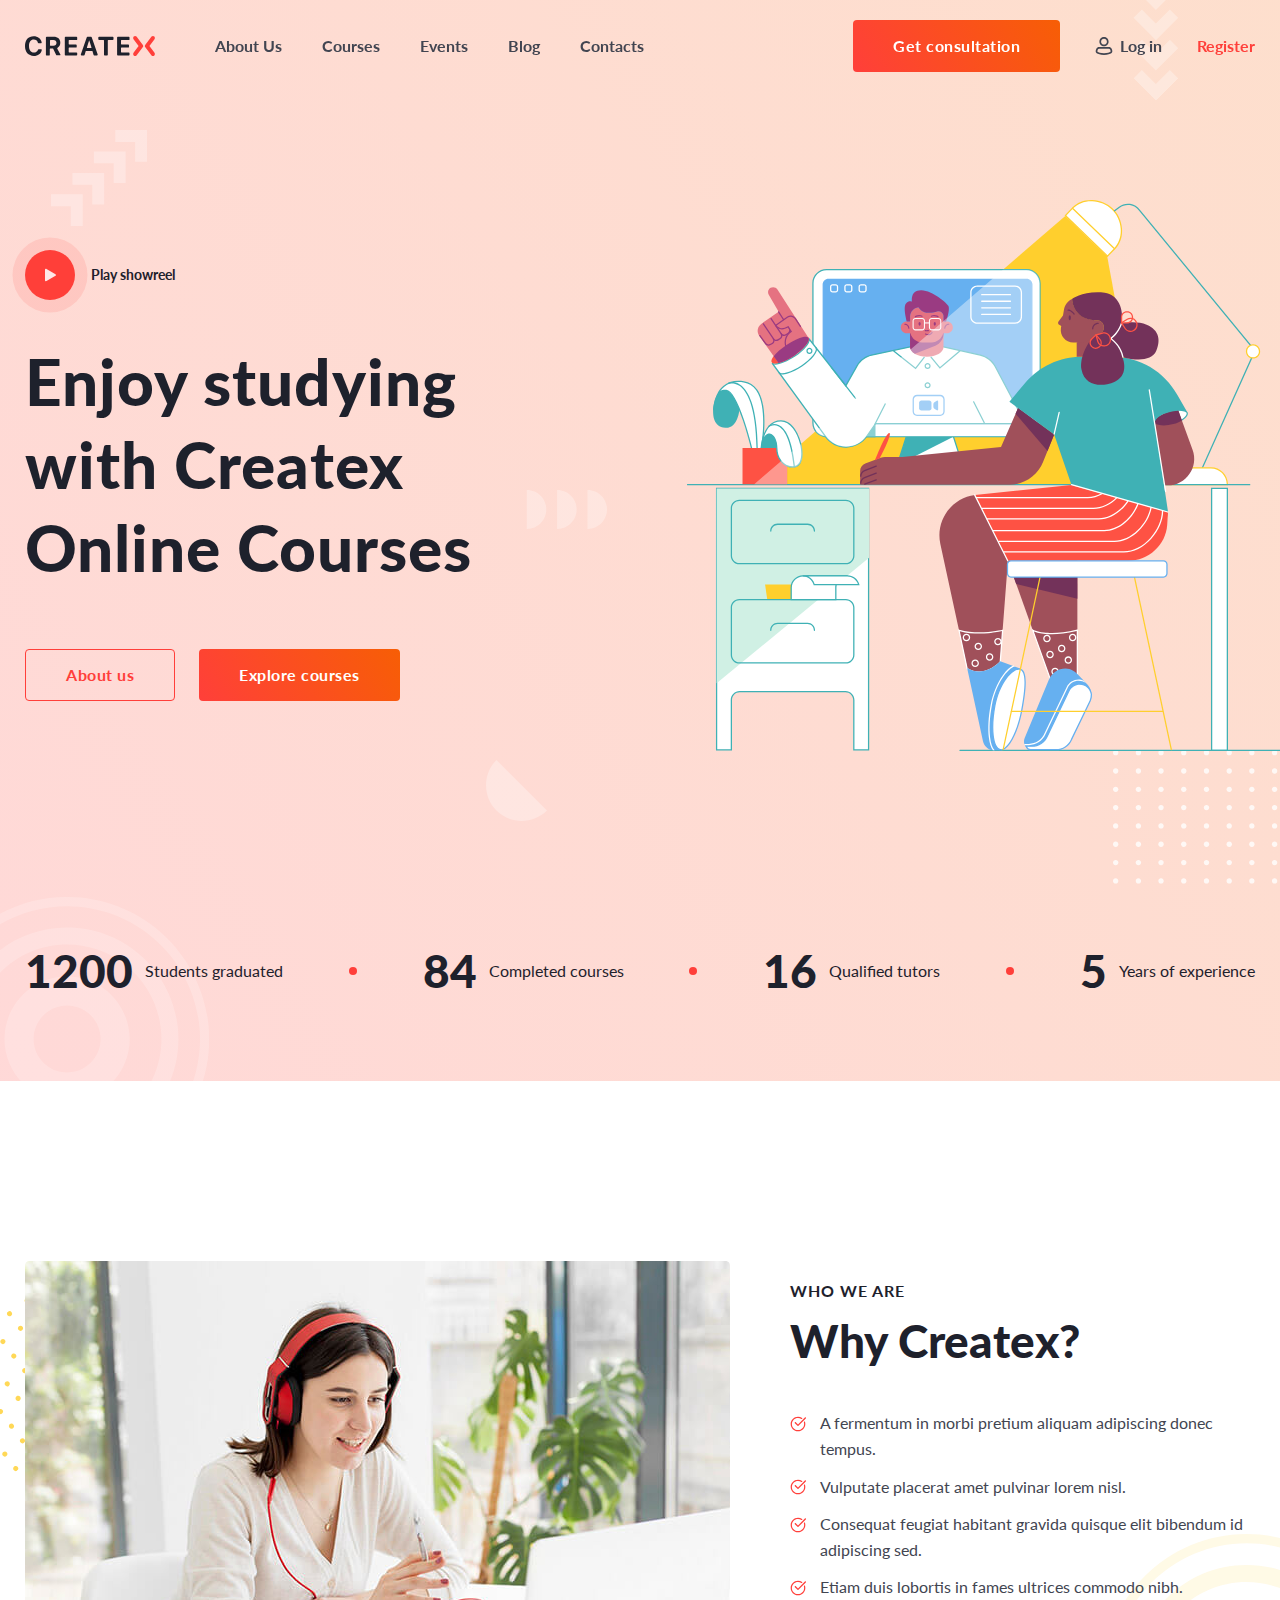
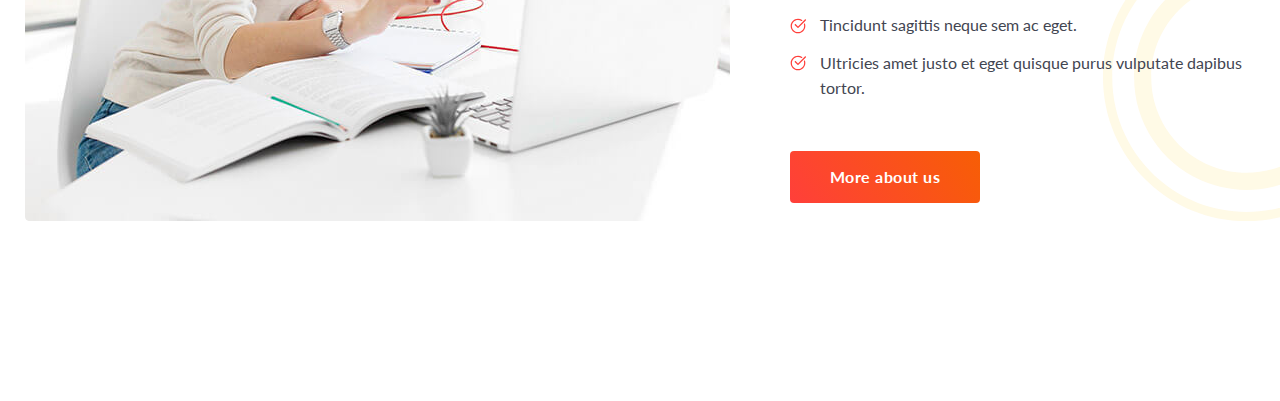
<file: index.html>
<!DOCTYPE html>
<html lang="en">

<head>
    <meta charset="UTF-8">
    <meta http-equiv="X-UA-Compatible" content="IE=edge">
    <meta name="viewport" content="width=device-width, initial-scale=1.0">
    <link rel="stylesheet" href="css/reset.css">
    <link rel="stylesheet" href="css/common.css">
    <link rel="stylesheet" href="css/title_elements.css">
    <link rel="stylesheet" href="css/style.css">
    <title>Practice lesson 15</title>
</head>

<body>
    <div class="wrapper">
        <header class="header">
            <div class="header__container">
                <a href="#" class="header__logo">
                    <img src="img/logo.svg" alt="Logo">
                </a>
                <nav class="header__menu menu">
                    <ul class="menu__list">
                        <li class="menu__item">
                            <a href="#" class="menu__link">About Us</a>
                        </li>
                        <li class="menu__item">
                            <a href="#" class="menu__link">Courses</a>
                        </li>
                        <li class="menu__item">
                            <a href="#" class="menu__link">Events</a>
                        </li>
                        <li class="menu__item">
                            <a href="#" class="menu__link">Blog</a>
                        </li>
                        <li class="menu__item">
                            <a href="#" class="menu__link">Contacts</a>
                        </li>
                    </ul>
                </nav>
                <div class="header__actions actions-header">
                    <a href="#" class="actions-header__button button"><span>Get consultation</span></a>
                    <a href="#" class="actions-header__auth"><span>Log in</span></a>
                    <a href="#" class="actions-header__reg"><span>Register</span></a>
                </div>
            </div>
        </header>

        <main class="page">
            <section class="page__main main-block">
                <div class="main-block__container">
                    <div class="main-block__body body-main">
                        <div class="body-main__content">
                            <a href="#" class="body-main__play">Play showreel</a>
                            <h1 class="body-main__title">Enjoy studying with Createx Online Courses</h1>
                            <div class="body-main__actions">
                                <a href="#" class="body-main__button button button--border"><span>About us</span></a>
                                <a href="#" class="body-main__button button"><span>Explore courses</span></a>
                            </div>
                        </div>
                        <div class="body-main__media">
                            <img class="body-main__image" src="img/main/illustration.svg" alt="main illustration">
                        </div>
                    </div>
                    <div class="main-block__advantages advantages-main">
                        <div class="advantages-main__item item-advantages">
                            <div class="item-advantages__value">1200</div>
                            <div class="item-advantages__text">Students graduated</div>
                        </div>
                        <div class="advantages-main__circle"></div>
                        <div class="advantages-main__item item-advantages">
                            <div class="item-advantages__value">84</div>
                            <div class="item-advantages__text">Completed courses</div>
                        </div>
                        <div class="advantages-main__circle"></div>
                        <div class="advantages-main__item item-advantages">
                            <div class="item-advantages__value">16</div>
                            <div class="item-advantages__text">Qualified tutors</div>
                        </div>
                        <div class="advantages-main__circle"></div>
                        <div class="advantages-main__item item-advantages">
                            <div class="item-advantages__value">5</div>
                            <div class="item-advantages__text">Years of experience</div>
                        </div>
                    </div>
                </div>
                <div class="main-block__decor decor-main">
                    <div class="decor-main__item decor-main__item--1"></div>
                    <div class="decor-main__item decor-main__item--2"></div>
                    <div class="decor-main__item decor-main__item--3"></div>
                    <div class="decor-main__item decor-main__item--4"></div>
                    <div class="decor-main__item decor-main__item--5"></div>
                    <div class="decor-main__item decor-main__item--6"></div>
                </div>
            </section>

            <section class="page__introduction introduction-block">
                <div class="introduction-block__container">
                    <div class="introduction-block__body body-introduction">
                        <div class="body-introduction__media">
                            <img class="body-introduction__image" src="img/content.png" alt="content image of the girl">
                        </div>
                        <div class="body-introduction__content content-introduction">
                            <div class="content-introduction__title title-block">
                                <h2 class="title-block__title title-block__title--align">Who we are</h2>
                                <h3 class="title-block__subtitle title-block__subtitle--align">Why Createx?</h3>
                            </div>
                            <div class="content-introduction__list list">
                                <ul class="list__main">
                                    <li class="list__item">A fermentum in morbi pretium aliquam adipiscing donec
                                        tempus.
                                    </li>
                                    <li class="list__item">Vulputate placerat amet pulvinar lorem nisl.

                                    </li>
                                    <li class="list__item">Consequat feugiat habitant gravida quisque elit bibendum id
                                        adipiscing sed.
                                    </li>
                                    <li class="list__item">Etiam duis lobortis in fames ultrices commodo nibh.

                                    </li>
                                    <li class="list__item">Tincidunt sagittis neque sem ac eget.

                                    </li>
                                    <li class="list__item">Ultricies amet justo et eget quisque purus vulputate dapibus
                                        tortor.
                                    </li>
                                </ul>

                            </div>
                            <a href="#" class="content-introduction__button button"><span>More about us</span></a>
                        </div>
                        <!-- <div class="body-introduction__media">
                            <img class="body-introduction__image" src="img/content.png" alt="content image of the girl">
                        </div> -->
                    </div>
                </div>
                <div class="introduction-block__decor decor-introduction">
                    <div class="decor-introduction__item decor-introduction__item--1"></div>
                    <div class="decor-introduction__item decor-introduction__item--2"></div>
                </div>

            </section>
        </main>
        <footer class="footer">
        </footer>
    </div>

</body>

</html>
</file>
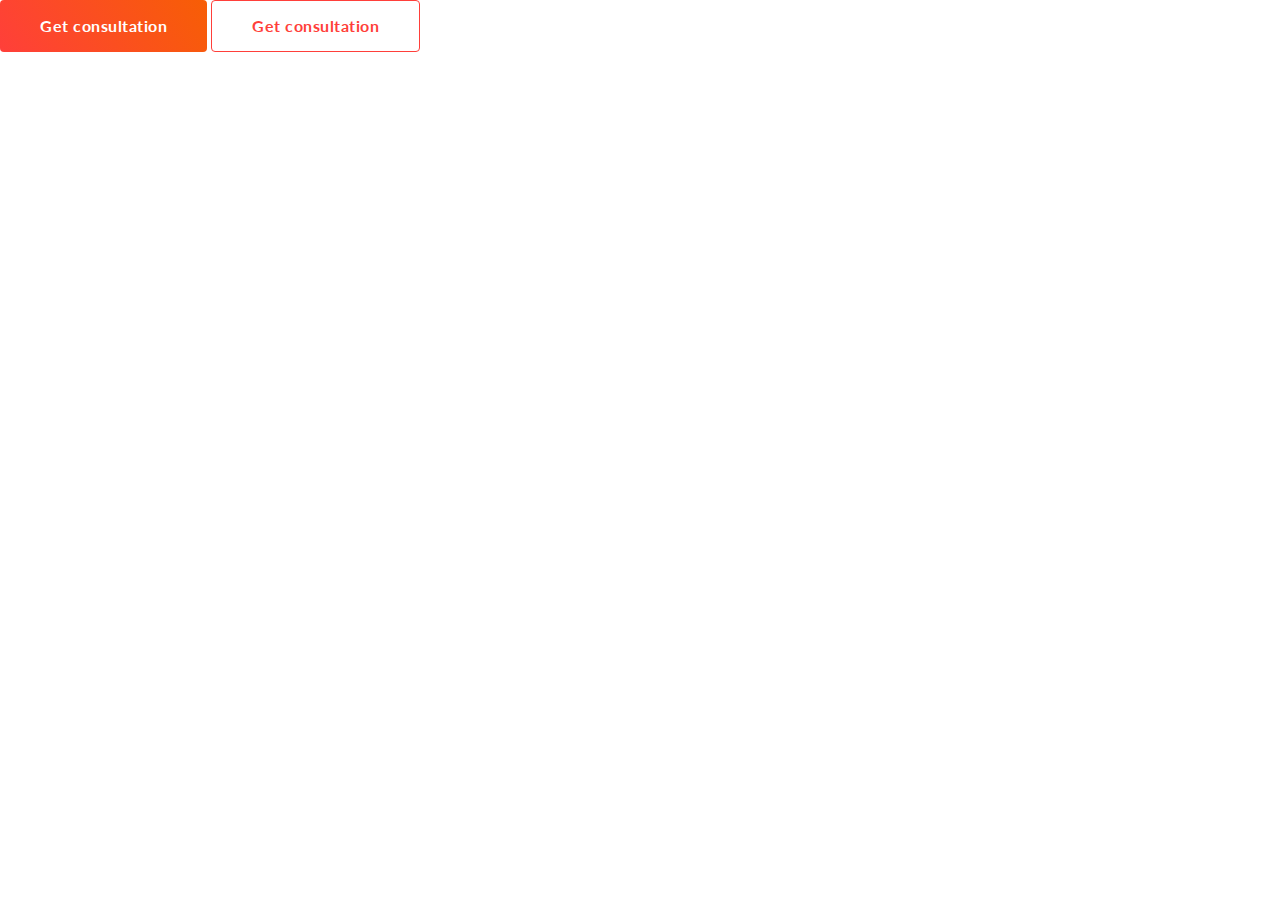
<file: _common.html>
<!DOCTYPE html>
<html lang="en">

<head>
    <meta charset="UTF-8">
    <meta http-equiv="X-UA-Compatible" content="IE=edge">
    <meta name="viewport" content="width=device-width, initial-scale=1.0">
    <link rel="stylesheet" href="css/reset.css">
    <link rel="stylesheet" href="css/common.css">
    <link rel="stylesheet" href="css/style.css">
    <title>Components</title>
</head>

<body>
    <div class="wrapper">
        <header class="header">

        </header>
        <main class="page">
            <a href="#" class="button">
                <span>Get consultation</span>
            </a>
            <a href="#" class="button button--border">
                <span>Get consultation</span>
            </a>
        </main>
        <footer class="footer">

        </footer>
    </div>

</body>

</html>
</file>
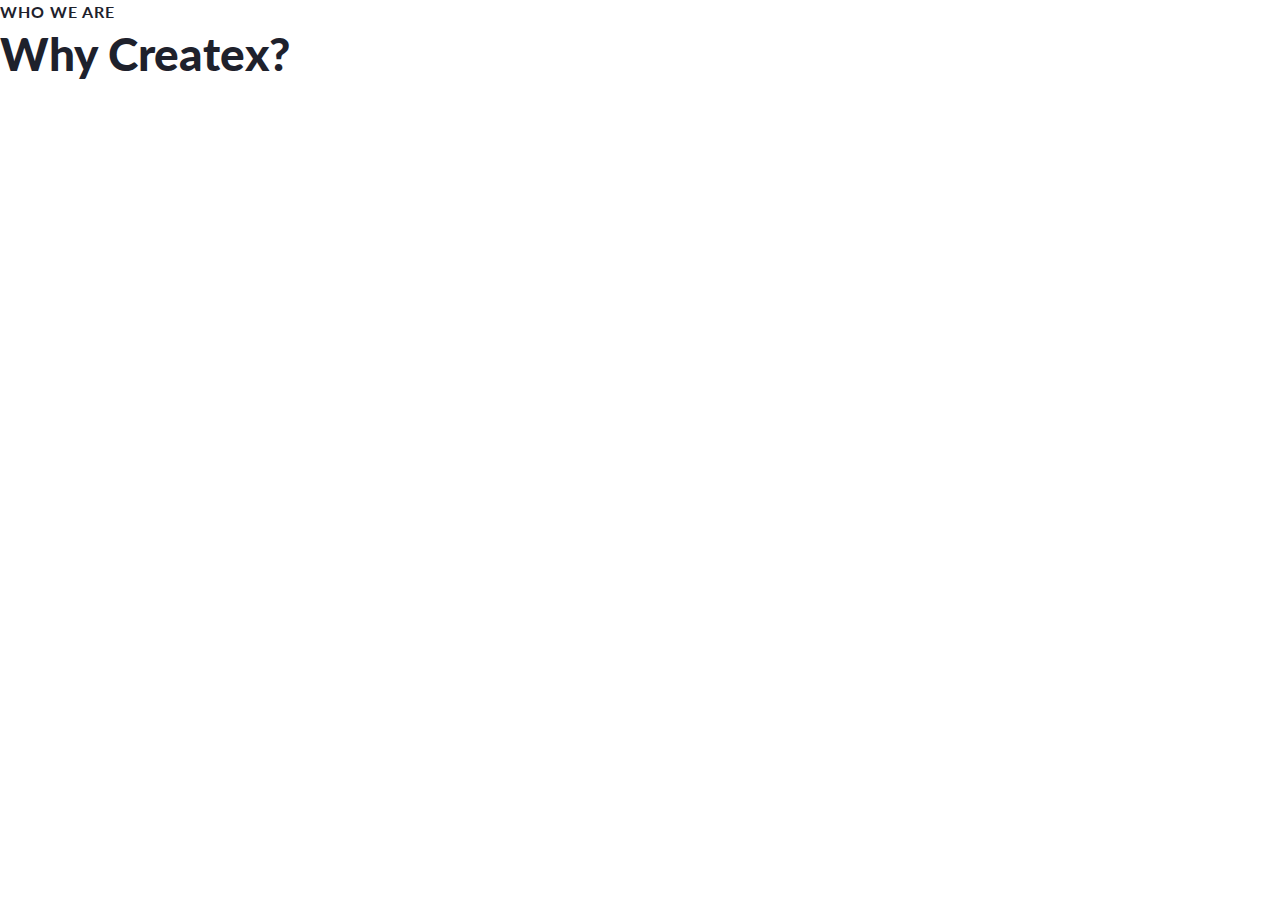
<file: title_elements.html>
<!DOCTYPE html>
<html lang="en">

<head>
    <meta charset="UTF-8">
    <meta http-equiv="X-UA-Compatible" content="IE=edge">
    <meta name="viewport" content="width=device-width, initial-scale=1.0">
    <link rel="stylesheet" href="css/reset.css">
    <link rel="stylesheet" href="css/common.css">
    <link rel="stylesheet" href="css/title_elements.css">
    <link rel="stylesheet" href="css/style.css">
    <title>Components</title>
</head>

<body>
    <div class="wrapper">
        <header class="header">

        </header>
        <main class="page">
            <h2 class="title-block__title title-block__title--align">Who we are</h2>
            <h3 class="title-block__subtitle title-block__subtitle--align">Why Createx?</h3>
        </main>
        <footer class="footer">

        </footer>
    </div>

</body>

</html>
</file>
<file: css/common.css>
.button {
    color: #FFFFFF;
    font-weight: 700;
    line-height: 1.25;
    letter-spacing: 0.5px;
    background: linear-gradient(55.95deg, #FF3F3A 0%, #F75E05 100%);
    border-radius: 4px;
    display: inline-block;
    padding: 16px 40px;
    position: relative;
}
.button span{
    position: relative;
    z-index: 2;
}
.button::before{
    content: "";
    position: absolute;
    width: 100%;
    height: 100%;
    left: 0;
    top: 0;
    transition: opacity 0.3s ease 0s;
    opacity: 0;
    border-radius: 4px;
    background: linear-gradient(55.95deg, #f75853 0%, #fc965b 100%);
}
.button:hover::before {
	opacity: 1;
}
.button--border {
    color: #FF3F3A;
    background: transparent;
    position: relative;
    border: 1px solid #FF3F3A;
    padding: 15px 40px;
    transition: all 0.3s ease 0s;
}

.button--border:hover{
    color: #FFFFFF;
    border: 1px solid #FF3F3A;
    background-color: #FF3F3A;
}
</file>
<file: css/title_elements.css>
.title-block__title {
    font-weight: 700;
    line-height: 1.5;
    letter-spacing: 1px;
    text-transform: uppercase;
    color: #1E212C;
}
/* .title-block__title--align {
    text-align: left;
} */
.title-block__subtitle {
    font-weight: 900;
    font-size: 46px;
    line-height: 1.3;
    color: #1E212C;
}
/* .title-block__subtitle--align {
    text-align: left;
} */
</file>
<file: css/style.css>
@import url("https://fonts.googleapis.com/css?family=Lato:regular,700,900&display=swap");

.wrapper{
    overflow: hidden;
    min-height: 100%;
    position: relative;

    display: flex;
    flex-direction: column;
}

.wrapper>main{
    flex-grow: 1;
}

body{
    font-family: "Lato", serif;
    color: #424551;
}
[class*="__container"]{
    max-width: 1260px;
    margin: 0 auto;
    padding-left: 15px;
    padding-right: 15px;
}

.header{
    position: fixed;
    width: 100%;
    top: 0;
    left: 0;
    padding: 20px 0;
    z-index: 100;
}
.header__container{
    display: flex;
    align-items: center;
    gap: 60px;
}
.header__menu {
    flex-grow: 1;
}
.menu__list {
    display: flex;
    flex-wrap: wrap;
    column-gap: 40px;
    row-gap: 20px;
}
.menu__link {
    font-weight: 700;
}
.menu__link:hover{
    color: #FF3F3A;
}


.actions-header {
    display: flex;
    align-items: center;
    flex-shrink: 0;
    gap: 35px;
    flex-wrap: wrap;
}

.actions-header__auth {
    font-weight: 700;
    line-height: 1.25;
    background: url(../img/icons/user.svg) left no-repeat;
    padding-left: 25px;
}
.actions-header__auth:hover{
    transform: scale(1.05);
}
.actions-header__reg {
    font-weight: 700;
    line-height: 1.25;
    color: #FF3F3A;
}
.actions-header__reg:hover{
    transform: scale(1.05);
}
.page__main{
    margin-bottom: 180px;
}
.main-block {
    background: linear-gradient(55.95deg, rgba(255, 64, 58, 0.2) 0%, rgba(247, 94, 5, 0.2) 100%);
    padding: 200px 0px 80px 0px;
    position: relative;
}
.main-block__container {
    position: relative;
	z-index: 2;
}
.main-block__body {
	margin-bottom: 190px;
}
.body-main {
    display: flex;
}
.body-main__content {
    flex: 0 1 50%;
    align-self: center;
    padding-right: 40px;
}
.body-main__play {
    font-weight: 700;
    font-size: 14px;
    line-height: 1.5;
    color: #1E212C;
    position: relative;
    display: inline-flex;
    align-items: center;
    gap: 16px;
}
.body-main__play:not(:last-child){
	margin-bottom: 40px;
}
.body-main__play::before{
    content: "";
    flex: 0 0 50px;
    height: 50px;
    width: 50px;
    border-radius: 50%;
    background: #FF3F3A url(../img/icons/play.svg) center no-repeat;
    transition: background-color 0.3s ease 0s;
}
.body-main__play::after{
    content:"";
    position: absolute;
    left: 0;
    top: 0;
    background: #FF3F3A;
    width: 50px;
    height: 50px;
    border-radius: 50%;
    opacity: 0.12;
    transform: scale(1.5);
    animation: play 2s infinite ease;
}
@keyframes play {
    0%{
        transform: scale(1.5);
    }
    100%{
        opacity: 0;
        transform: scale(3);
    }
    
}
.body-main__play:hover::before{
    background-color: #f5332c;
}
.body-main__play:hover::after{
    animation-play-state: paused;
}
.body-main__title {
    font-weight: 900;
    font-size: 64px;
    line-height: 1.3;
    letter-spacing: 1px;
    color: #1E212C;
}
.body-main__title:not(:last-child){
    margin-bottom: 60px;
}
.body-main__actions {
    display: flex;
    gap: 24px;
    align-items: center;
}
.body-main__actions:not(:last-child){
    margin-bottom: 40px;
}

.body-main__media {
    flex: 0 1 50%;
}
.body-main__image{
    max-width: 107.8%;
    transform: translate(7.8%, 0);
}

.advantages-main {
    display: flex;
    justify-content: space-between;
    align-items: center;
    gap: 20px;
}

.item-advantages {
    display: flex;
    gap: 12px;
    align-items: center;
    color: #1E212C;
}
.item-advantages__value {
    font-weight: 900;
    font-size: 46px;
    line-height: 1.3;
}
.item-advantages__text {
    line-height: 1.6;
}
.advantages-main__circle{
    flex: 0 0 8px;
    height: 8px;
    background: #FF3F3A;
    border-radius: 50%;
}
.decor-main {
    position: absolute;
    top: 0;
    left: 0;
    width: 100%;
	height: 100%;
}
.decor-main__item {
    position: absolute;
}
.decor-main__item--1 {
    background: url(../img/main/decor/01.svg) 0 0 no-repeat;
    height: 96px;
    width: 96px;
    top: 12%;
    left: 4%;
}
.decor-main__item--2 {
    background: url(../img/main/decor/02.svg) 0 0 no-repeat;
    height: 284px;
    width: 284px;
    bottom: -9.25%;
    left: -5.83%;
}
.decor-main__item--3 {
    background: url(../img/main/decor/03.svg) 0 0 no-repeat;
    width: 88px;
    height: 47px;
    top: 45%;
    left: 40.7%;
}
.decor-main__item--4 {
    background: url(../img/main/decor/04.svg) 0 0 no-repeat;
    width: 61px;
    height: 61px;
    left: 38%;
    bottom: 24%;
}
.decor-main__item--5 {
    background: url(../img/main/decor/01.svg) 0 0 no-repeat;
    width: 110px;
    height: 110px;
    top: -2.06%;
    right: 6.2%;
    transform: rotate(135deg);
}
.decor-main__item--6 {
    background: url(../img/main/decor/05.svg) 0 0 no-repeat;
    width: 187px;
    height: 137px;
    right: -1.56%;
    bottom: 17.96%;
}



.introduction-block__container {
    position: relative;
	z-index: 3;
}
.page__introduction{
    margin-bottom: 180px;
}
.introduction-block {
    position: relative;
}

.body-introduction {
    display: flex;
}
.body-introduction__media {
    flex: 0 1 57.3%;
    /* padding-right: 40px; */
}
.body-introduction__image {
    max-width: 100%;
    border-radius: 4px;
}
.body-introduction__content {
    flex: 0 1 42.7%;
    align-self: center;
    padding-left: 60px;
}

.content-introduction__title:not(:last-child){
    margin-bottom: 40px;
}
.title-block {
    display: flex;
    flex-direction: column;
    align-items: flex-start;
    gap: 8px;
}

.content-introduction__list:not(:last-child){
    margin-bottom: 50px;
}

.list__main{
    display: flex;
    flex-wrap: wrap;
    gap: 12px;
}
.list__item {
    line-height: 1.6;
    position: relative;
    padding-left: 30px;
    /* padding-right: 30px; */
}
.list__item::before{
    content: "";
    background: url(../img/tip.svg) center no-repeat;
    position: absolute;
    height: 16px;
    width: 16px;
    top: 5.67px;
    left: 0px;    
}


.decor-introduction {
    position: absolute;
    width: 100%;
    height: 100%;
    left: 0;
    top: 0;
}
.decor-introduction__item {
    position: absolute;
}
.decor-introduction__item--1 {
    background: url(../img/dots.svg) 0 0 no-repeat;
    height: 132px;
    width: 181px;
    left: -4.78%;
    top: 14.56%;
    transform: rotate(53deg);
}
.decor-introduction__item--2 {
    background: url(../img/circles.svg) 0 0 no-repeat;
    width: 287px;
    height: 287px;
    right: -8.6%;
    bottom: 0;
}
</file>
